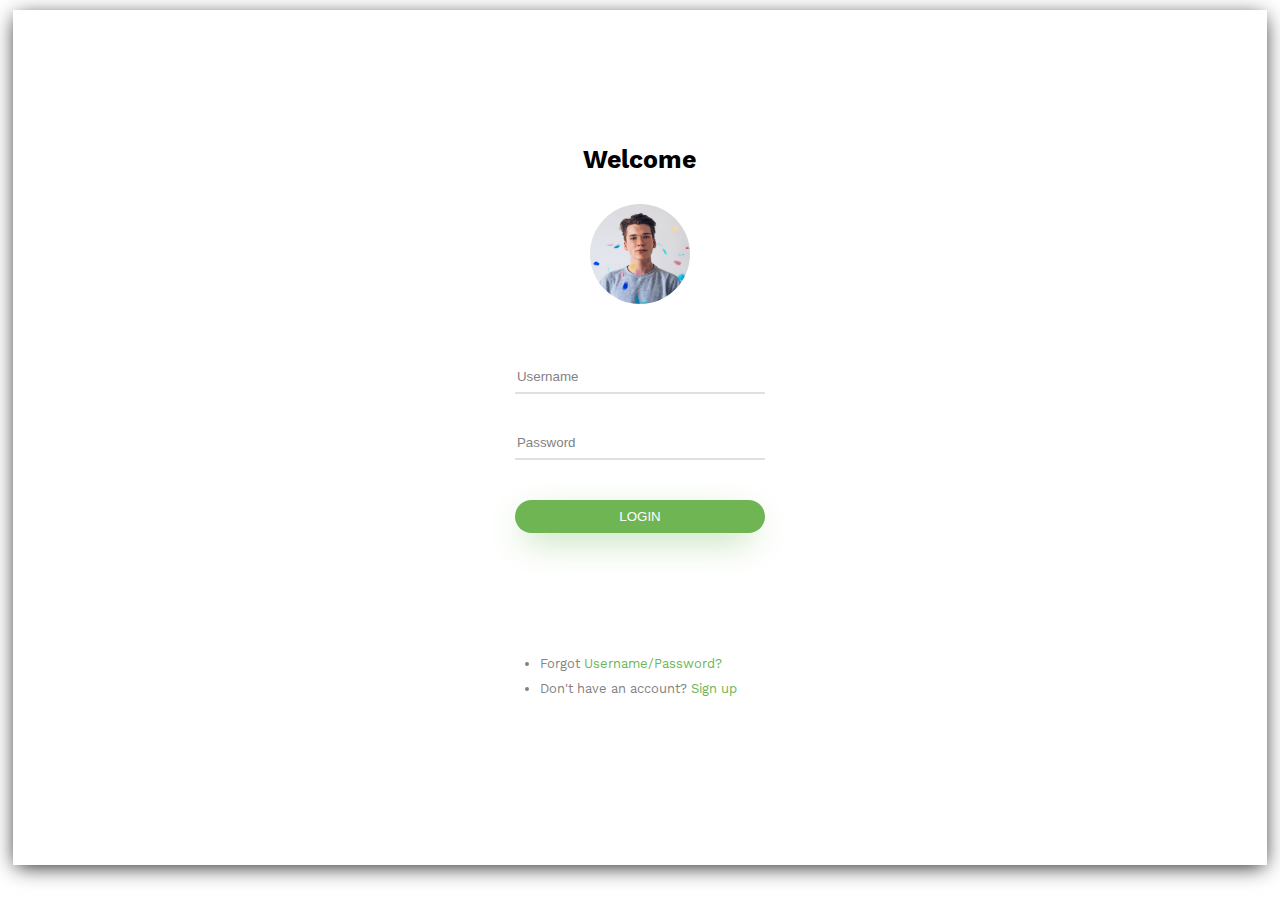
<file: 1/index.html>
<!DOCTYPE html>
<html lang="en">
  <head>
    <meta charset="UTF-8" />
    <meta http-equiv="X-UA-Compatible" content="IE=edge" />
    <meta name="viewport" content="width=device-width, initial-scale=1.0" />
    <title>Login Form</title>
    <link href="./style.css" rel="stylesheet" />
  </head>
  <body>
    <div class="shadow-box">
      <div class="container">
        <div class="title">Welcome</div>
        <div class="avatar">
          <img src="./avatar.jpg" />
        </div>
        <div class="form">
          <input id="username" type="text" placeholder="Username" />
          <input id="password" type="password" placeholder="Password" />
          <div class="login-btn">
            <button>LOGIN</button>
          </div>
        </div>
        <div class="options">
          <ul>
            <li>Forgot<a href="http://google.com"> Username/Password?</a></li>
            <li>
              Don't have an account? <a href="http://google.com"> Sign up</a>
            </li>
          </ul>
        </div>
      </div>
    </div>
  </body>
</html>
</file>
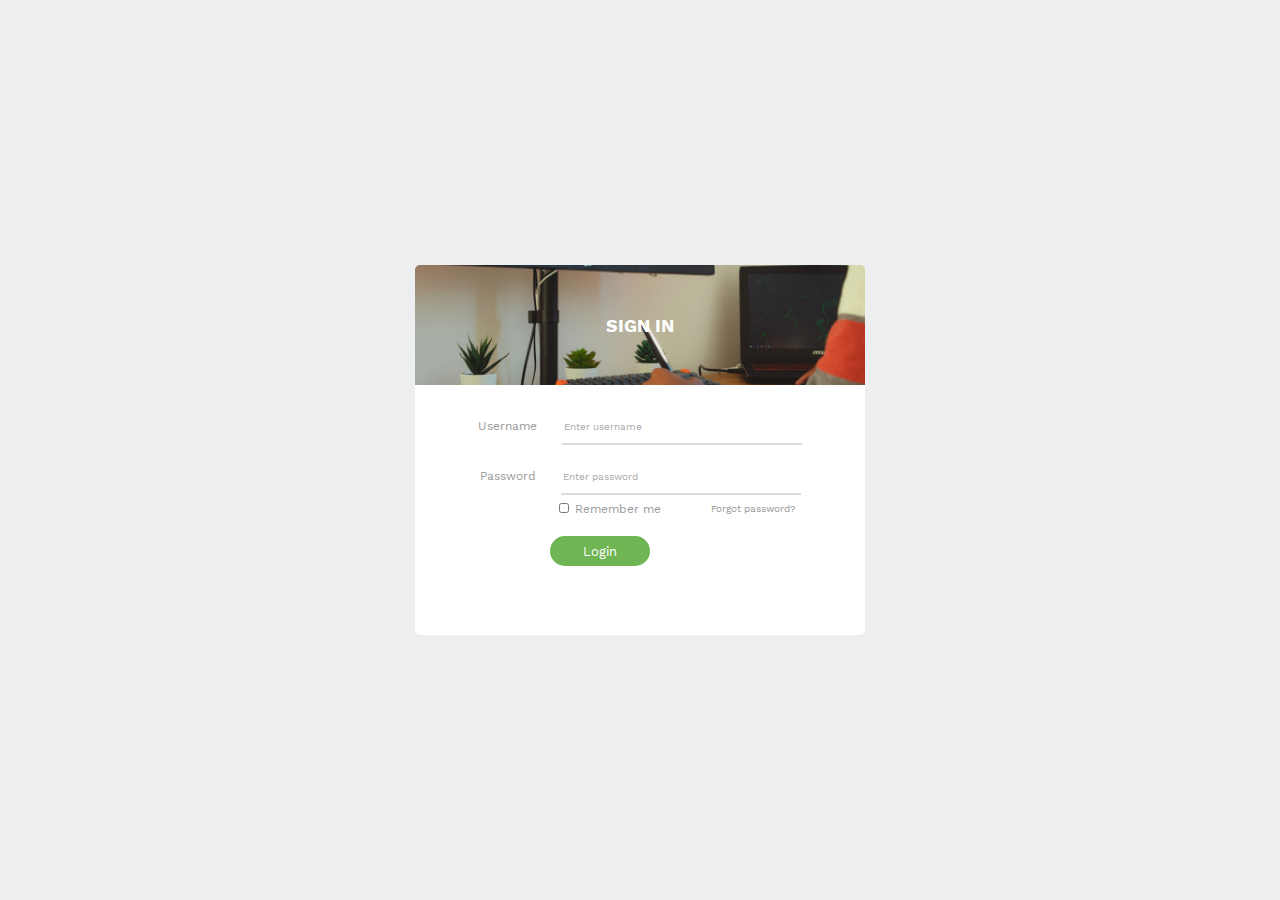
<file: 2/index.html>
<!DOCTYPE html>
<html lang="en">
  <head>
    <meta charset="UTF-8" />
    <meta http-equiv="X-UA-Compatible" content="IE=edge" />
    <meta name="viewport" content="width=device-width, initial-scale=1.0" />
    <link href="./style.css" rel="stylesheet" />
  </head>
  <body>
    <div class="container">
      <div class="bg-container">
        <img src="background.jpg" />
        <div class="title">SIGN IN</div>
      </div>
      <form>
        <div class="username-div">
          <label for="username">Username</label>
          <input id="username" type="text" placeholder="Enter username" />
        </div>
        <div class="password-div">
          <label for="password">Password</label>
          <input id="password" type="password" placeholder="Enter password" />
        </div>
        <div class="options">
          <div class="remember-me">
            <input id="remember-me" type="checkbox" />
            <label for="remember-me">Remember me</label>
          </div>

          <div class="forgot-password">
            <a href="http://google.com">Forgot password?</a>
          </div>
        </div>

        <div class="login-btn">
          <button>Login</button>
        </div>
      </form>
    </div>
  </body>
</html>
</file>
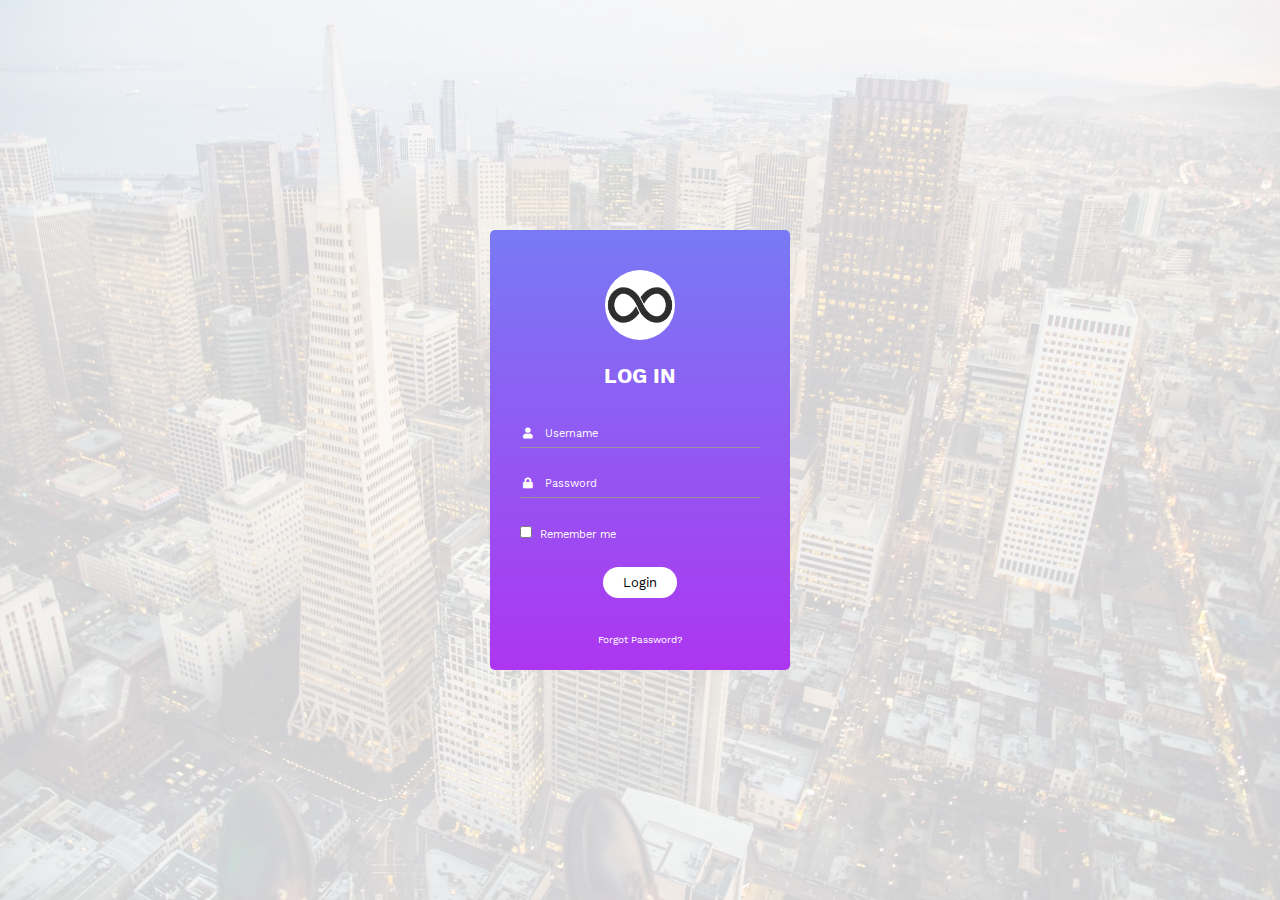
<file: 3/index.html>
<!DOCTYPE html>
<html lang="en">
  <head>
    <meta charset="UTF-8" />
    <meta http-equiv="X-UA-Compatible" content="IE=edge" />
    <meta name="viewport" content="width=device-width, initial-scale=1.0" />
    <link rel="stylesheet" href="./fontawesome/css/all.css" />
    <link href="./style.css" rel="stylesheet" />
  </head>
  <body>
    <div class="background">
      <img src="backgroung.jpg" alt="background image" />
      <div class="container">
        <div class="logo">
          <img src="logo.png" alt="logo" />
        </div>
        <div class="title">LOG IN</div>
        <form>
          <div class="username">
            <i class="fa fa-user"></i>
            <input type="text" placeholder="Username" />
          </div>
          <div class="password">
            <i class="fa fa-lock"></i>
            <input type="password" placeholder="Password" />
          </div>

          <div class="remember-me">
            <input type="checkbox" id="remember-me" />
            <label for="remember-me">Remember me</label>
          </div>

          <button>Login</button>
          <div class="forgot"><a>Forgot Password?</a></div>
        </form>
      </div>
    </div>
  </body>
</html>
</file>
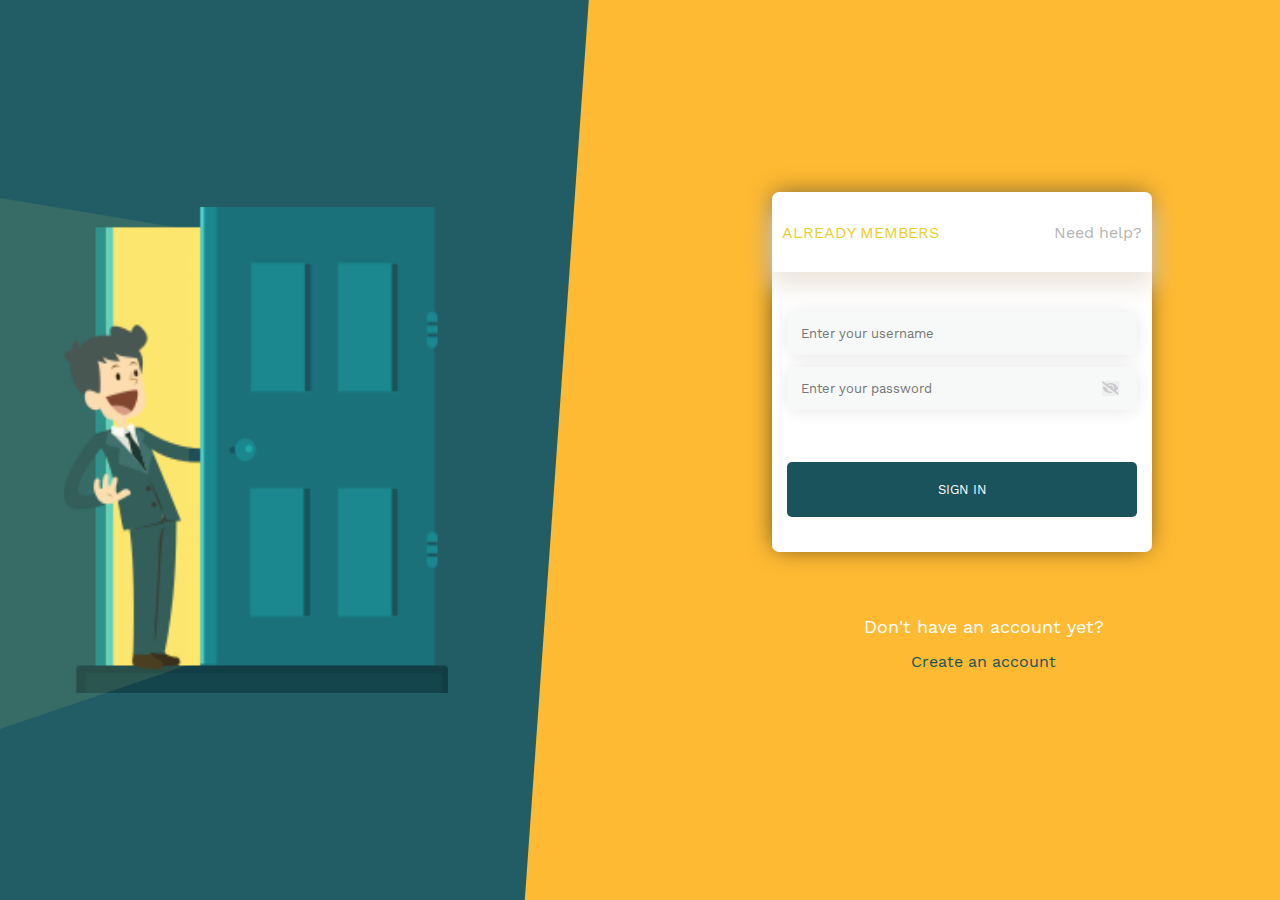
<file: 4/index.html>
<!DOCTYPE html>
<html lang="en">
  <head>
    <meta charset="UTF-8" />
    <meta http-equiv="X-UA-Compatible" content="IE=edge" />
    <meta name="viewport" content="width=device-width, initial-scale=1.0" />
    <link rel="stylesheet" href="./fontawesome/css/all.css" />
    <link href="./style.css" rel="stylesheet" />
  </head>
  <body>
    <div class="right-section">
      <form>
        <div class="members-help">
          <a href="http://google.com" class="already-members"
            >ALREADY MEMBERS</a
          >
          <a href="http://google.com" class="need-help">Need help?</a>
        </div>
        <div class="username">
          <input id="username" type="text" placeholder="Enter your username" />
        </div>
        <div class="password">
          <input type="password" placeholder="Enter your password" />
          <button id="show-pas"><i class="fas fa-eye-slash"></i></button>
        </div>
        <button class="sign-in-btn">SIGN IN</button>
      </form>

      <div class="create-account">
        <div>Don't have an account yet?</div>
        <a href="http://google.com">Create an account</a>
      </div>
    </div>
    <div class="left-section">
      <img src="illustration.png" />
      <div class="ray"></div>
    </div>
  </body>
</html>
</file>
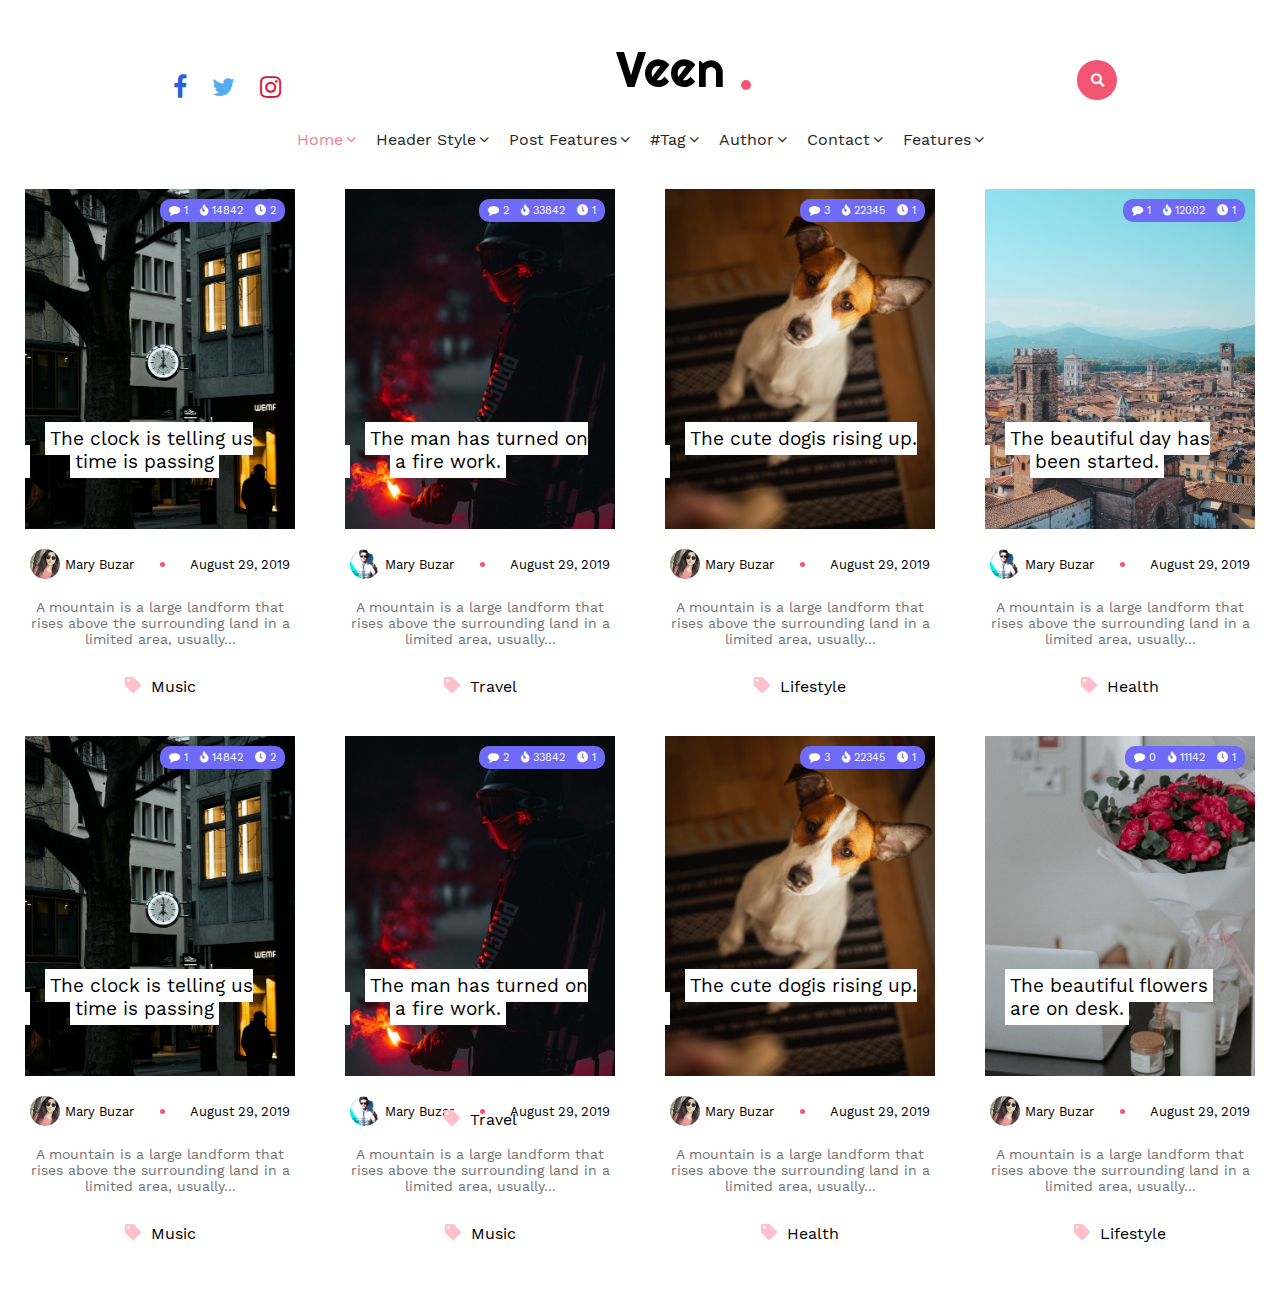
<file: 5/index.html>
<!DOCTYPE html>
<html lang="en">
  <head>
    <meta charset="UTF-8" />
    <meta http-equiv="X-UA-Compatible" content="IE=edge" />
    <meta name="viewport" content="width=device-width, initial-scale=1.0" />
    <link rel="stylesheet" href="./fontawesome/css/all.css" />
    <link
      rel="stylesheet"
      href="https://cdnjs.cloudflare.com/ajax/libs/font-awesome/4.7.0/css/font-awesome.min.css"
    />
    <link rel="preconnect" href="https://fonts.gstatic.com" />
    <link
      href="https://fonts.googleapis.com/css2?family=Open+Sans:wght@300&display=swap"
      rel="stylesheet"
    />
    <link rel="preconnect" href="https://fonts.gstatic.com" />
    <link
      href="https://fonts.googleapis.com/css2?family=Righteous&display=swap"
      rel="stylesheet"
    />
    <link href="./style.css" rel="stylesheet" />
  </head>
  <body>
    <header>
      <div class="social-icons">
        <a href="http://facebook.com"><i class="fa fa-facebook"></i></a>
        <a href="http://twitter.com"><i class="fa fa-twitter"></i></a>
        <a href="http://instagram.com"><i class="fa fa-instagram"></i></a>
      </div>
      <div class="logo">
        <div>Veen</div>
        <div class="pink-dot"></div>
      </div>
      <div class="search-bar">
        <button><i class="fas fa-search"></i></button>
      </div>
    </header>
    <nav>
      <ul>
        <li class="home-link">
          <a href="http://google.com">Home</a><i class="fa fa-angle-down"></i>
        </li>
        <li>
          <a href="http://google.com">Header Style</a
          ><i class="fa fa-angle-down"></i>
        </li>
        <li>
          <a href="http://google.com">Post Features</a
          ><i class="fa fa-angle-down"></i>
        </li>
        <li>
          <a href="http://google.com">#‌‌‌Tag</a
          ><i class="fa fa-angle-down"></i>
        </li>
        <li>
          <a href="http://google.com">Author</a><i class="fa fa-angle-down"></i>
        </li>
        <li>
          <a href="http://google.com">Contact</a
          ><i class="fa fa-angle-down"></i>
        </li>
        <li>
          <a href="http://google.com">Features</a
          ><i class="fa fa-angle-down"></i>
        </li>
      </ul>
    </nav>
    <div class="container">
      <div class="post-container">
        <div class="image-container">
          <img class="image" src="image1.jpg" />

          <div class="statics">
            <span class="comment"><i class="fa fa-comment"></i> 1</span>
            <span><i class="fas fa-fire"></i> 14842</span>
            <span><i class="fas fa-clock"></i> 2</span>
          </div>
          <div class="text">
            <div>The clock is telling us<br /></div>
            <div>time is passing</div>
          </div>
        </div>
        <div class="profile-date">
          <img src="profile1.jpg" />
          <div class="name">Mary Buzar</div>
          <div class="pink-small"></div>
          <div class="date">August 29, 2019</div>
        </div>
        <div class="description">
          A mountain is a large landform that rises above the surrounding land
          in a limited area, usually...
        </div>
        <div class="tag">
          <i class="fas fa-tag"></i>
          <div class="tag-text">Music</div>
        </div>
      </div>
      <div class="post-container">
        <div class="image-container">
          <img class="image" src="image2.jpg" />
          <div class="statics">
            <span class="comment"><i class="fa fa-comment"></i> 2</span>
            <span><i class="fas fa-fire"></i> 33842</span>
            <span><i class="fas fa-clock"></i> 1</span>
          </div>
          <div class="text">
            <div>The man has turned on<br /></div>
            <div>a fire work.</div>
          </div>
        </div>
        <div class="profile-date">
          <img src="profile2.jpg" />
          <div class="name">Mary Buzar</div>
          <div class="pink-small"></div>
          <div class="date">August 29, 2019</div>
        </div>
        <div class="description">
          A mountain is a large landform that rises above the surrounding land
          in a limited area, usually...
        </div>
        <div class="tag">
          <i class="fas fa-tag"></i>
          <div class="tag-text">Travel</div>
        </div>
      </div>
      <div class="post-container">
        <div class="image-container">
          <img class="image" src="image3.jpg" />
          <div class="statics">
            <span class="comment"><i class="fa fa-comment"></i> 3</span>
            <span><i class="fas fa-fire"></i> 22345</span>
            <span><i class="fas fa-clock"></i> 1</span>
          </div>
          <div class="text">
            <div>The cute dogis rising up.<br /></div>
          </div>
        </div>
        <div class="profile-date">
          <img src="profile1.jpg" />
          <div class="name">Mary Buzar</div>
          <div class="pink-small"></div>
          <div class="date">August 29, 2019</div>
        </div>
        <div class="description">
          A mountain is a large landform that rises above the surrounding land
          in a limited area, usually...
        </div>
        <div class="tag">
          <i class="fas fa-tag"></i>
          <div class="tag-text">Lifestyle</div>
        </div>
      </div>
      <div class="post-container">
        <div class="image-container">
          <img class="image" src="image4.jpg" />
          <div class="statics">
            <span class="comment"><i class="fa fa-comment"></i> 1</span>
            <span><i class="fas fa-fire"></i> 12002</span>
            <span><i class="fas fa-clock"></i> 1</span>
          </div>
          <div class="text">
            <div>The beautiful day has<br /></div>
            <div>been started.</div>
          </div>
        </div>
        <div class="profile-date">
          <img src="profile2.jpg" />
          <div class="name">Mary Buzar</div>
          <div class="pink-small"></div>
          <div class="date">August 29, 2019</div>
        </div>
        <div class="description">
          A mountain is a large landform that rises above the surrounding land
          in a limited area, usually...
        </div>
        <div class="tag">
          <i class="fas fa-tag"></i>
          <div class="tag-text">Health</div>
        </div>
      </div>
      <div class="post-container">
        <div class="image-container">
          <img class="image" src="image1.jpg" />

          <div class="statics">
            <span class="comment"><i class="fa fa-comment"></i> 1</span>
            <span><i class="fas fa-fire"></i> 14842</span>
            <span><i class="fas fa-clock"></i> 2</span>
          </div>
          <div class="text">
            <div>The clock is telling us<br /></div>
            <div>time is passing</div>
          </div>
        </div>
        <div class="profile-date">
          <img src="profile1.jpg" />
          <div class="name">Mary Buzar</div>
          <div class="pink-small"></div>
          <div class="date">August 29, 2019</div>
        </div>
        <div class="description">
          A mountain is a large landform that rises above the surrounding land
          in a limited area, usually...
        </div>
        <div class="tag">
          <i class="fas fa-tag"></i>
          <div class="tag-text">Music</div>
        </div>
      </div>
      <div class="post-container">
        <div class="image-container">
          <img class="image" src="image2.jpg" />
          <div class="statics">
            <span class="comment"><i class="fa fa-comment"></i> 2</span>
            <span><i class="fas fa-fire"></i> 33842</span>
            <span><i class="fas fa-clock"></i> 1</span>
          </div>
          <div class="text">
            <div>The man has turned on<br /></div>
            <div>a fire work.</div>
          </div>
          <div class="tag">
            <i class="fas fa-tag"></i>
            <div class="tag-text">Travel</div>
          </div>
        </div>
        <div class="profile-date">
          <img src="profile2.jpg" />
          <div class="name">Mary Buzar</div>
          <div class="pink-small"></div>
          <div class="date">August 29, 2019</div>
        </div>
        <div class="description">
          A mountain is a large landform that rises above the surrounding land
          in a limited area, usually...
        </div>
        <div class="tag">
          <i class="fas fa-tag"></i>
          <div class="tag-text">Music</div>
        </div>
      </div>
      <div class="post-container">
        <div class="image-container">
          <img class="image" src="image3.jpg" />
          <div class="statics">
            <span class="comment"><i class="fa fa-comment"></i> 3</span>
            <span><i class="fas fa-fire"></i> 22345</span>
            <span><i class="fas fa-clock"></i> 1</span>
          </div>
          <div class="text">
            <div>The cute dogis rising up.<br /></div>
          </div>
        </div>
        <div class="profile-date">
          <img src="profile1.jpg" />
          <div class="name">Mary Buzar</div>
          <div class="pink-small"></div>
          <div class="date">August 29, 2019</div>
        </div>
        <div class="description">
          A mountain is a large landform that rises above the surrounding land
          in a limited area, usually...
        </div>
        <div class="tag">
          <i class="fas fa-tag"></i>
          <div class="tag-text">Health</div>
        </div>
      </div>

      <div class="post-container">
        <div class="image-container">
          <img class="image" src="image5.jpg" />
          <div class="statics">
            <span class="comment"><i class="fa fa-comment"></i> 0</span>
            <span><i class="fas fa-fire"></i> 11142</span>
            <span><i class="fas fa-clock"></i> 1</span>
          </div>
          <div class="text">
            <div>The beautiful flowers</div>
            <br />
            <div>are on desk.</div>
          </div>
        </div>
        <div class="profile-date">
          <img src="profile1.jpg" />
          <div class="name">Mary Buzar</div>
          <div class="pink-small"></div>
          <div class="date">August 29, 2019</div>
        </div>
        <div class="description">
          A mountain is a large landform that rises above the surrounding land
          in a limited area, usually...
        </div>
        <div class="tag">
          <i class="fas fa-tag"></i>
          <div class="tag-text">Lifestyle</div>
        </div>
      </div>
    </div>
    <div class="gap"></div>
  </body>
</html>
</file>
<file: 1/style.css>
* {
  box-sizing: border-box;
}

body,
html {
  width: 100%;
  height: 100%;
  padding: 0;
  margin: 0;
  display: flex;
  justify-content: center;
  align-items: center;
}

@font-face {
  font-family: workSans;
  src: url(WorkSans-VariableFont_wght.ttf);
}

.shadow-box {
  margin-top: -2%;
  width: 98%;
  height: 95%;
  box-shadow: 0px 4px 20px -3px #151615;
}

.container {
  height: 100%;
  display: flex;
  justify-content: center;
  align-items: center;
  font-family: workSans;
  flex-direction: column;
}

.title {
  font-weight: bold;
  margin-bottom: 20px;
  font-size: 25px;
  margin-top: -20px;
}

.avatar img {
  width: 100px;
  height: 100px;
  border-radius: 50%;
  margin-bottom: 40px;
  margin-top: 10px;
}

.form {
  display: flex;
  flex-direction: column;
}

.form input {
  border: none;
  outline: none;
  margin: 20px;
  padding-bottom: 8px;
  width: 250px;
  border-bottom: 2px solid #e0e0e0;
}

.form input::placeholder {
  color: #838282;
}

.login-btn {
  display: flex;
  justify-content: center;
}

.login-btn button {
  width: 250px;
  background-color: #6fb554;
  color: white;
  border: none;
  border-radius: 20px;
  padding: 9px;
  margin: 20px;
  box-shadow: -2px 12px 36px -11px #6fb554;
  outline: none;
}

.login-btn button:hover {
  cursor: pointer;
  background-color: #20c70a;
}

.options {
  margin-top: 90px;
}

.options ul li {
  margin: 10px;
}

.options ul {
  color: #838282;
  font-size: small;
  width: 300px;
  text-align: left;
}

.options ul a {
  text-decoration: none;
  color: #6fb554;
}

.options ul a:hover {
  text-decoration: underline;
}
</file>
<file: 2/style.css>
@font-face {
  src: url(WorkSans-VariableFont_wght.ttf);
  font-family: workSans;
}

* {
  box-sizing: border-box;
  font-family: workSans;
}
html,
body {
  width: 100%;
  height: 100%;
  margin: 0;
  padding: 0;
  display: flex;
  justify-content: center;
  align-items: center;
  background-color: #eceef0;
}

.container {
  display: flex;
  flex-direction: column;
  width: 450px;
  height: 370px;
  border-radius: 5px;
}

.bg-container img {
  width: 100%;
  height: 120px;
  object-fit: cover;
  border-top-left-radius: 5px;
  border-top-right-radius: 5px;
  display: flex;
  justify-content: center;
}

.bg-container {
  width: 450px;
  height: 120px;

  position: relative;
}

.title {
  position: absolute;
  top: 50%;
  left: 50%;
  transform: translate(-50%, -50%);
  color: white;
  font-weight: bold;
  font-size: large;
}

form {
  width: 100%;
  height: 250px;
  background-color: white;
  display: flex;
  justify-content: center;
  justify-content: start;
  align-items: center;
  flex-direction: column;
  border-bottom-left-radius: 5px;
  border-bottom-right-radius: 5px;
}

form label {
  color: #999;
  margin-right: 20px;
  font-size: 12px;
}

.username-div input,
.password-div input {
  width: 240px;
  border: none;
  outline: none;
  border-bottom: 2px solid #dcdcdc;
  padding-bottom: 10px;
  font-size: small;
}

.username-div {
  margin-top: 30px;
}

.password-div {
  margin-top: 20px;
}

form input::placeholder {
  color: #aaa;
  font-size: 10px;
}

.options input {
  width: 10px;
  height: 10px;
}

.options {
  display: flex;
  flex-direction: row;
  justify-content: space-between;
  align-items: center;
  color: #999999;
  width: 240px;
  margin-top: 5px;
  margin-left: 70px;
  font-size: 10px;
}

.options a {
  text-decoration: none;
  color: #999999;
}

.login-btn {
  display: flex;
  width: 240px;
  justify-content: flex-start;
  margin-left: 60px;
}

.login-btn button {
  width: 100px;
  height: 30px;
  border-radius: 20px;
  border: none;
  outline: none;
  background-color: #6fb554;
  color: white;
  display: block;
  margin-top: 20px;
}

.login-btn button:hover {
  cursor: pointer;
  background-color: rgb(109, 184, 35);
}
</file>
<file: 3/style.css>
@font-face {
  src: url(WorkSans-VariableFont_wght.ttf);
  font-family: workSans;
}

* {
  box-sizing: border-box;
  font-family: workSans;
}

body,
html {
  width: 100%;
  height: 100%;
  padding: 0;
  margin: 0;
}

.background {
  width: 100%;
  height: 100%;
  display: flex;
  justify-content: center;
  align-items: center;
  position: relative;
}

.background > img {
  width: 100%;
  height: 100%;
  opacity: 0.2;
}

.container {
  position: absolute;
  width: 300px;
  height: 440px;
  border-radius: 5px;
  background-color: turquoise;
  display: flex;
  flex-direction: column;
  align-items: center;
  background-image: linear-gradient(#787af5, #ad36f0);
}

.logo img {
  background-color: white;
  width: 70px;
  height: 70px;
  border-radius: 50%;
  margin-top: 40px;
}

.title {
  margin-top: 20px;
  color: white;
  font-size: 1.3em;
  font-weight: bold;
}

form {
  width: 100%;
  display: flex;
  flex-direction: column;
  align-items: center;
  margin-top: 30px;
}

.username input,
.password input {
  background-color: transparent;
  border: none;
  outline: none;
  padding: 7px;
}

form input::placeholder {
  color: white;
  font-size: 11px;
}

.username,
.password {
  width: 80%;
  border-bottom: 1px solid #979599;
}

form i {
  color: white;
  font-size: 11px;
  margin-left: 3px;
}

.password {
  margin-top: 20px;
}

.remember-me {
  width: 80%;
  margin-top: 25px;
}

.remember-me label {
  color: white;
  font-size: 11px;
}

.remember-me input {
  height: 12px;
  width: 12px;
  margin-left: 0px;
}

input {
  color: white;
}

form button {
  border: none;
  outline: none;
  cursor: pointer;
  background-color: white;
  border-radius: 20px;
  padding: 8px 20px;
  margin-top: 25px;
}

form button:hover,
form button:active {
  background-color: #787af5;
  color: white;
}

.forgot a {
  color: white;
  text-decoration: none;
  font-size: x-small;
}

.forgot {
  margin-top: 30px;
}
</file>
<file: 4/style.css>
@font-face {
  src: url(WorkSans-VariableFont_wght.ttf);
  font-family: workSans;
}

* {
  box-sizing: border-box;
  font-family: workSans;
  padding: 0;
  margin: 0;
}

body,
html {
  width: 100%;
  height: 100%;
}

.right-section {
  position: relative;
  width: 100%;
  height: 100%;
  background: #feba33;
  display: flex;
  flex-direction: column;
  align-items: flex-end;
}

.left-section {
  position: absolute;
  top: 0;
  width: 100%;
  height: 100%;
  background: #225d65;
  clip-path: polygon(0 0, 46% 0, 41% 100%, 0 100%);
  display: flex;
  align-items: center;
}

form {
  display: flex;
  flex-direction: column;
  align-items: center;
  width: 380px;
  height: 360px;
  margin-right: 10%;
  margin-top: 15%;
  background: white;
  border-radius: 7px;
  box-shadow: -1px -1px 25px -4px rgba(0, 0, 0, 0.65);
}

.left-section img {
  height: 54%;
  width: 30%;
  margin-left: 5%;
  position: relative;
}

.ray {
  position: absolute;
  width: 24%;
  height: 59%;
  background: rgb(236, 236, 117);
  clip-path: polygon(0 0, 62% 6%, 61% 88%, 0% 100%);
  top: 22%;
  opacity: 0.1;
}

form input {
  width: 350px;
  padding: 14px;
  background: #f7f9f8;
  outline: none;
  border: none;
}

.username,
.password {
  width: 350px;
  box-shadow: 0px 1px 18px -2px rgba(9, 10, 9, 0.12);
  display: flex;
  margin-bottom: 12px;
  background: #f7f9f8;
}

#show-pas {
  border: none;
  outline: none;
  position: absolute;
  left: 90%;
  top: 14px;
}

#show-pas {
  cursor: pointer;
  color: rgb(204, 203, 203);
}

.password {
  position: relative;
}

form input:hover {
  background-color: white;
}
.members-help {
  width: 100%;
  height: 80px;
  display: flex;
  justify-content: space-between;
  align-items: center;
  padding: 0px 10px;
  box-shadow: 0px 15px 23px 0px #ece6dc;
  border-top-left-radius: 7px;
  border-top-right-radius: 7px;
}

.already-members {
  color: #ebce2c;
  text-decoration: none;
}
.already-members:hover,
.need-help:hover {
  text-decoration: underline;
}
.need-help {
  color: rgb(182, 181, 181);
  text-decoration: none;
}

.username {
  margin-top: 40px;
}

.sign-in-btn {
  width: 350px;
  padding: 20px;
  background: #1a535c;
  outline: none;
  border: none;
  color: white;
  margin-top: 40px;
  border-radius: 5px;
}

.sign-in-btn:hover {
  cursor: pointer;
  background-color: #086472;
}

.create-account {
  width: 260px;
  margin-top: 5%;
  margin-right: 13%;
  text-align: center;
}

.create-account div {
  color: white;
  font-size: large;
  padding-bottom: 15px;
}

.create-account a {
  color: #1a535c;
  text-decoration: none;
}

.create-account a:hover {
  text-decoration: underline;
}
</file>
<file: 5/style.css>
@font-face {
  src: url(WorkSans-VariableFont_wght.ttf);
  font-family: workSans;
}

* {
  box-sizing: border-box;
  font-family: workSans;
  padding: 0;
  margin: 0;
}

body,
html {
  width: 100%;
  height: 100%;
}

header {
  height: 100px;
  display: flex;
  justify-content: space-around;
  align-items: flex-end;
}

.social-icons i {
  font-size: 25px;
  margin: 0px 10px;
}

.fa-facebook {
  color: #2c5de0;
}
.fa-twitter {
  color: #55acee;
}

.fa-instagram {
  color: #d71639;
}

.logo {
  width: 135px;
  font-size: 50px;
  display: flex;
  justify-content: space-between;
  align-items: flex-end;
}

.logo div {
  font-family: "Righteous", cursive;
}
.search-bar {
  display: flex;
  justify-content: center;
  align-items: center;
}

.search-bar button {
  background: #f25572;
  width: 40px;
  height: 40px;
  color: white;
  border-radius: 50%;
  outline: none;
  border: none;
  color: white;
}

.search-bar button:hover {
  cursor: pointer;
}

.pink-dot {
  display: inline;
  width: 10px;
  height: 10px;
  background: #f25572;
  border-radius: 50%;
  margin-bottom: 10px;
}

nav {
  width: 100%;
  display: flex;
  justify-content: space-around;
  margin-top: 30px;
}

nav ul {
  display: flex;
}

nav ul li {
  list-style: none;
  margin: 0px 10px;
  color: rgb(37, 37, 37);
}

nav ul li a {
  color: rgb(37, 37, 37);
  text-decoration: none;
}

nav ul li i {
  color: rgb(37, 37, 37);
  margin-left: 3px;
  font-size: 15px;
}

.home-link a,
.home-link i {
  color: rgb(240, 128, 146);
}

.container {
  display: flex;
  flex-wrap: wrap;
  justify-content: space-around;
}

.post-container {
  width: 270px;
  display: flex;
  flex-direction: column;
  margin-top: 40px;
}

.image-container {
  position: relative;
  width: 270px;
  height: 340px;
}

.image {
  width: 270px;
  height: 340px;
  object-fit: cover;
}

.statics {
  position: absolute;
  top: 10px;
  right: 10px;
  background: #6f6bf6;
  color: white;
  padding: 5px;
  border-radius: 10px;
  font-size: 11px;
}

.statics span {
  margin: 4px;
}

.text {
  position: absolute;
  top: 70%;
  font-size: larger;
  color: black;
}

.text div {
  margin: 20px;
  background: white;
  display: inline;
  padding: 5px;
}

.profile-date {
  width: 270px;
  display: flex;
  justify-content: space-between;
  margin-top: 20px;
  align-items: center;
  font-size: 13px;
  padding: 0px 5px;
}

.profile-date img {
  width: 30px;
  height: 30px;
  border-radius: 50%;
}

.pink-small {
  display: inline;
  width: 5px;
  height: 5px;
  background: #f25572;
  border-radius: 50%;
}

.name {
  margin-left: -20px;
}

.date {
  display: inline;
}

.description {
  width: 270px;
  text-align: center;
  font-size: 14px;
  margin-top: 20px;
  color: rgb(114, 113, 113);
}

.tag {
  display: flex;
  justify-content: center;
  margin-top: 30px;
}

.tag div {
  display: inline;
  margin: 0px 5px;
}

.tag i {
  color: pink;
  margin: 0px 5px;
  background-color: white;
}

.gap {
  width: 100%;
  height: 50px;
}
</file>
